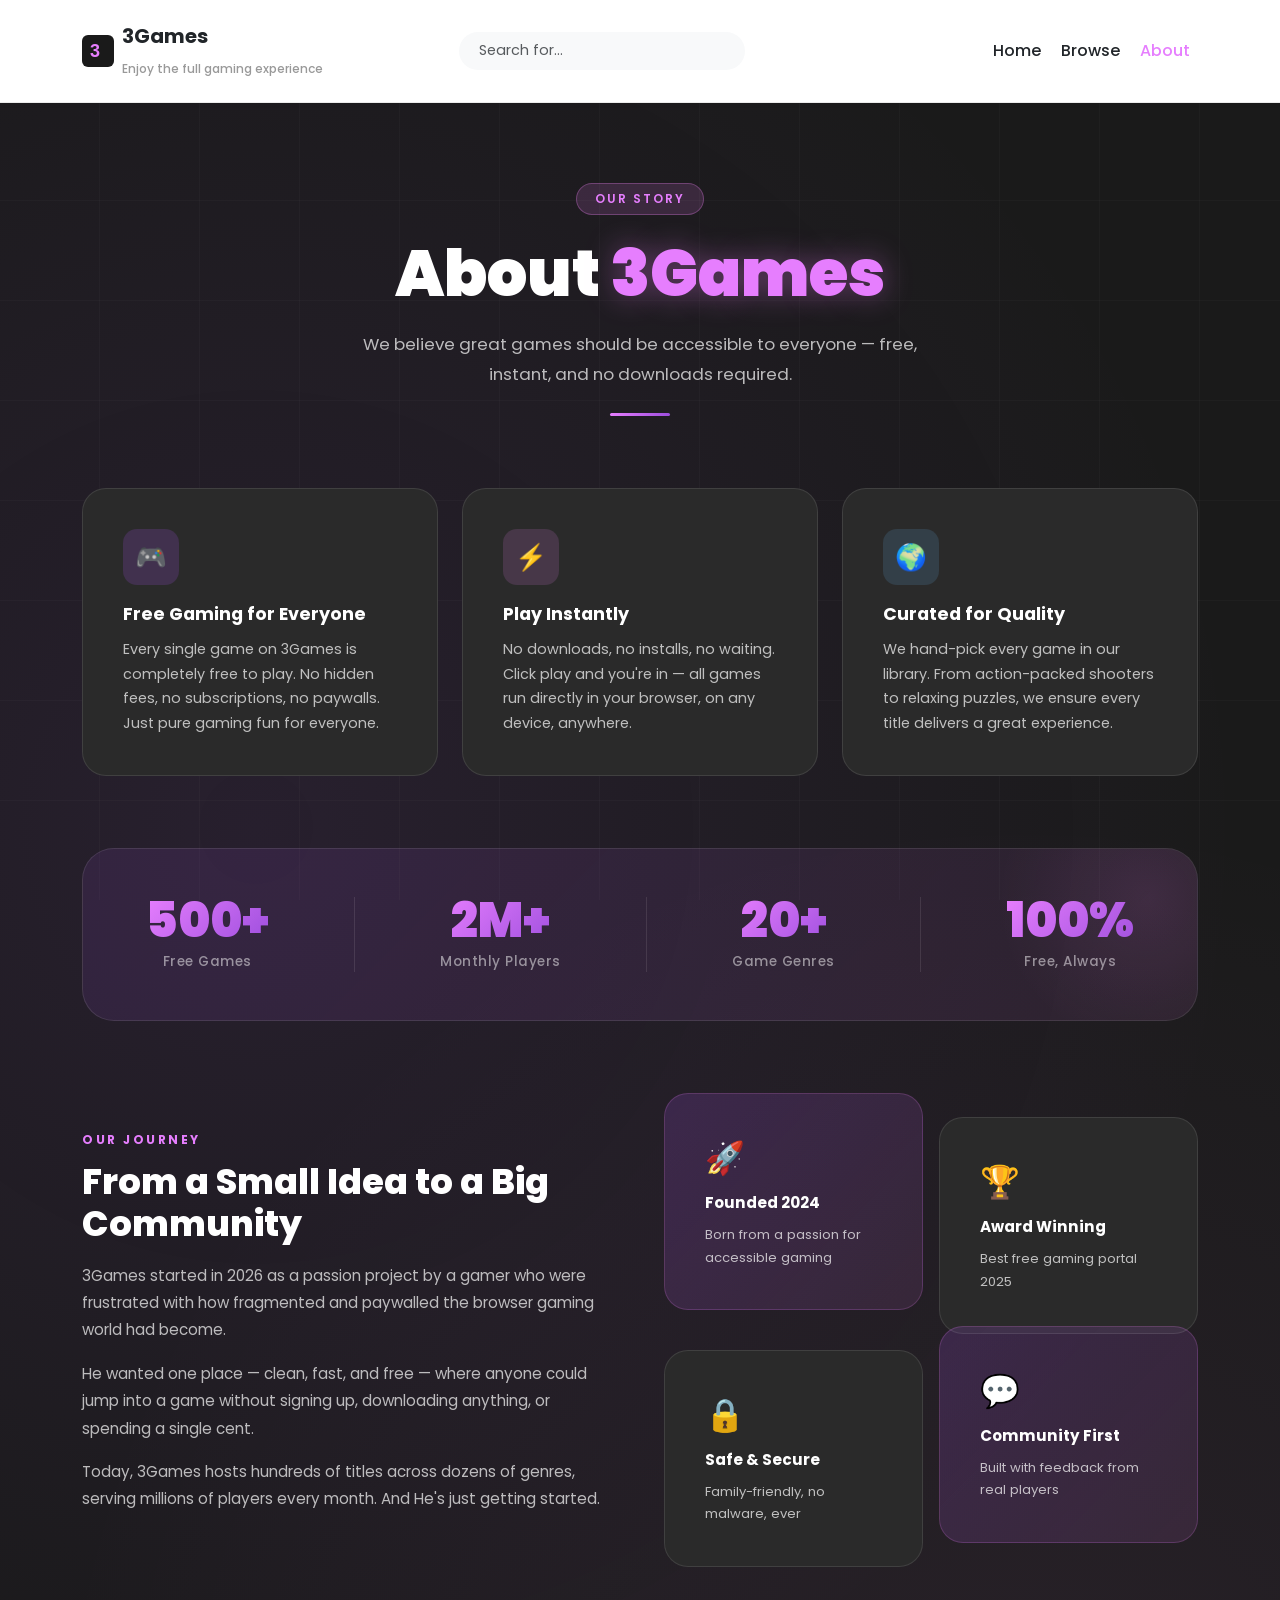
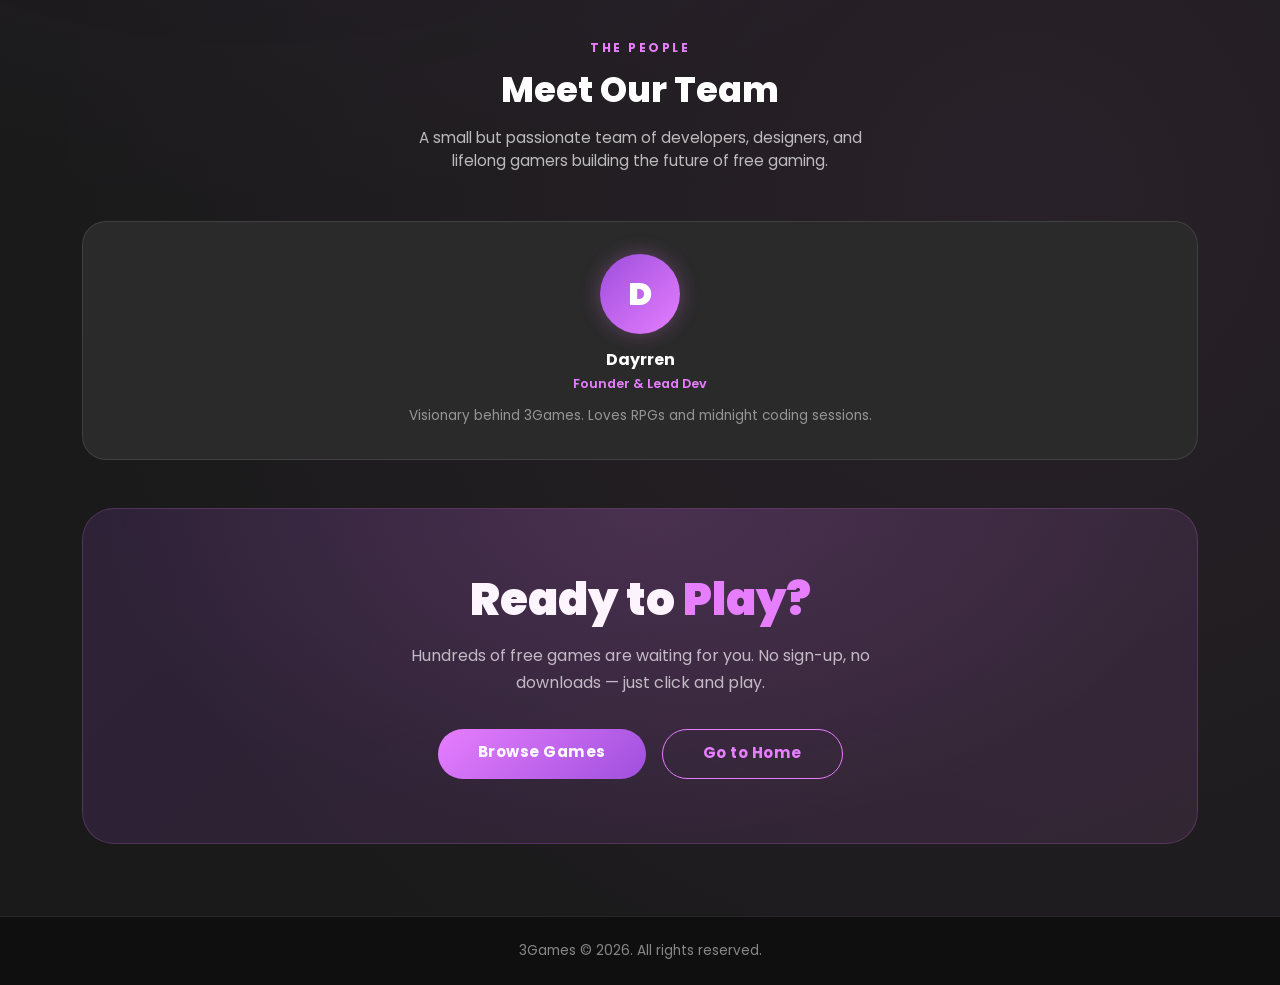
<file: html/about.html>
<!DOCTYPE html>
<html lang="id">

<head>
    <meta charset="UTF-8">
    <meta name="viewport" content="width=device-width, initial-scale=1.0">
    <title>About - 3Games</title>
    <link href="https://cdn.jsdelivr.net/npm/bootstrap@5.3.3/dist/css/bootstrap.min.css" rel="stylesheet"
        integrity="sha384-QWTKZyjpPEjISv5WaRU9OFeRpok6YctnYmDr5pNlyT2bRjXh0JMhjY6hW+ALEwIH" crossorigin="anonymous">
    <link rel="preconnect" href="https://fonts.googleapis.com">
    <link rel="preconnect" href="https://fonts.gstatic.com" crossorigin>
    <link rel="stylesheet" href="about.css">
    <link href="https://fonts.googleapis.com/css2?family=Poppins:wght@400;500;600;700;900&display=swap" rel="stylesheet">
</head>

<body>

    <!-- NAVBAR -->
    <nav class="navbar navbar-expand-lg bg-white sticky-top py-3 custom-navbar">
        <div class="container">
            <a class="navbar-brand d-flex align-items-center" href="index.html">
                <svg width="32" height="32" viewBox="0 0 32 32" fill="none" xmlns="http://www.w3.org/2000/svg" class="me-2">
                    <rect width="32" height="32" rx="6" fill="#1a1a1a"/>
                    <text x="8" y="22" font-size="18" font-weight="bold" fill="#e67efe" font-family="Arial">3</text>
                </svg>
                <div>
                    <span class="fs-5 fw-bold text-dark">3Games</span><br>
                    <span style="font-size:0.75rem; color:#999; font-weight:500;">Enjoy the full gaming experience</span>
                </div>
            </a>

            <button class="navbar-toggler" type="button" data-bs-toggle="collapse" data-bs-target="#navbarNav">
                <span class="navbar-toggler-icon"></span>
            </button>

            <div class="collapse navbar-collapse" id="navbarNav">
                <form class="d-flex mx-auto col-lg-4 my-2 my-lg-0 search-form">
                    <input class="form-control rounded-pill bg-light border-0 px-4 py-2"
                        type="search" placeholder="Search for..." aria-label="Search">
                </form>
                <ul class="navbar-nav ms-auto gap-1">
                    <li class="nav-item">
                        <a class="nav-link text-dark fw-medium" href="index.html">Home</a>
                    </li>
                    <li class="nav-item">
                        <a class="nav-link text-dark fw-medium" href="browse.html">Browse</a>
                    </li>
                    <li class="nav-item">
                        <a class="nav-link fw-medium nav-active" href="about.html">About</a>
                    </li>
                </ul>
            </div>
        </div>
    </nav>

    <!-- MAIN -->
    <main class="main-content-bg pb-5">

        <!-- PAGE HERO -->
        <div class="container">
            <div class="page-hero">
                <div class="badge-tag">Our Story</div>
                <h1>About <span>3Games</span></h1>
                <p>We believe great games should be accessible to everyone — free, instant, and no downloads required.</p>
                <div class="neon-divider"></div>
            </div>
        </div>

        <!-- MISSION CARDS -->
        <div class="container py-4">
            <div class="row g-4">
                <div class="col-md-4">
                    <div class="mission-card h-100">
                        <div class="mission-icon purple">🎮</div>
                        <h4>Free Gaming for Everyone</h4>
                        <p>Every single game on 3Games is completely free to play. No hidden fees, no subscriptions, no paywalls. Just pure gaming fun for everyone.</p>
                    </div>
                </div>
                <div class="col-md-4">
                    <div class="mission-card h-100">
                        <div class="mission-icon neon">⚡</div>
                        <h4>Play Instantly</h4>
                        <p>No downloads, no installs, no waiting. Click play and you're in — all games run directly in your browser, on any device, anywhere.</p>
                    </div>
                </div>
                <div class="col-md-4">
                    <div class="mission-card h-100">
                        <div class="mission-icon blue">🌍</div>
                        <h4>Curated for Quality</h4>
                        <p>We hand-pick every game in our library. From action-packed shooters to relaxing puzzles, we ensure every title delivers a great experience.</p>
                    </div>
                </div>
            </div>
        </div>

        <!-- STATS -->
        <div class="container py-5">
            <div class="stats-section">
                <div class="d-flex flex-wrap justify-content-around align-items-center gap-4">
                    <div class="stat-item">
                        <div class="stat-number">500+</div>
                        <div class="stat-label">Free Games</div>
                    </div>
                    <div class="stat-divider d-none d-md-block"></div>
                    <div class="stat-item">
                        <div class="stat-number">2M+</div>
                        <div class="stat-label">Monthly Players</div>
                    </div>
                    <div class="stat-divider d-none d-md-block"></div>
                    <div class="stat-item">
                        <div class="stat-number">20+</div>
                        <div class="stat-label">Game Genres</div>
                    </div>
                    <div class="stat-divider d-none d-md-block"></div>
                    <div class="stat-item">
                        <div class="stat-number">100%</div>
                        <div class="stat-label">Free, Always</div>
                    </div>
                </div>
            </div>
        </div>

        <!-- OUR STORY -->
        <div class="container py-4">
            <div class="row align-items-center g-5">
                <div class="col-lg-6">
                    <p class="section-label">Our Journey</p>
                    <h2 class="section-title">From a Small Idea to a Big Community</h2>
                    <p class="section-desc mb-3">3Games started in 2026 as a passion project by a gamer who were frustrated with how fragmented and paywalled the browser gaming world had become.</p>
                    <p class="section-desc mb-3">He wanted one place — clean, fast, and free — where anyone could jump into a game without signing up, downloading anything, or spending a single cent.</p>
                    <p class="section-desc">Today, 3Games hosts hundreds of titles across dozens of genres, serving millions of players every month. And He's just getting started.</p>
                </div>
                <div class="col-lg-6">
                    <div class="row g-3">
                        <div class="col-6">
                            <div class="mission-card" style="background: linear-gradient(135deg, rgba(157,78,221,0.2), rgba(230,126,238,0.1)); border-color: rgba(230,126,238,0.2);">
                                <div style="font-size:2rem; margin-bottom:0.75rem;">🚀</div>
                                <h4 style="font-size:0.95rem;">Founded 2024</h4>
                                <p style="font-size:0.82rem;">Born from a passion for accessible gaming</p>
                            </div>
                        </div>
                        <div class="col-6">
                            <div class="mission-card" style="margin-top: 1.5rem;">
                                <div style="font-size:2rem; margin-bottom:0.75rem;">🏆</div>
                                <h4 style="font-size:0.95rem;">Award Winning</h4>
                                <p style="font-size:0.82rem;">Best free gaming portal 2025</p>
                            </div>
                        </div>
                        <div class="col-6">
                            <div class="mission-card">
                                <div style="font-size:2rem; margin-bottom:0.75rem;">🔒</div>
                                <h4 style="font-size:0.95rem;">Safe & Secure</h4>
                                <p style="font-size:0.82rem;">Family-friendly, no malware, ever</p>
                            </div>
                        </div>
                        <div class="col-6">
                            <div class="mission-card" style="margin-top: -1.5rem; background: linear-gradient(135deg, rgba(157,78,221,0.2), rgba(230,126,238,0.1)); border-color: rgba(230,126,238,0.2);">
                                <div style="font-size:2rem; margin-bottom:0.75rem;">💬</div>
                                <h4 style="font-size:0.95rem;">Community First</h4>
                                <p style="font-size:0.82rem;">Built with feedback from real players</p>
                            </div>
                        </div>
                    </div>
                </div>
            </div>
        </div>

        <!-- TEAM -->
        <div class="container py-5">
            <div class="text-center mb-5" style="position:relative; z-index:1;">
                <p class="section-label">The People</p>
                <h2 class="section-title">Meet Our Team</h2>
                <p class="text-center" style="color:var(--text-secondary); font-size:0.95rem; max-width:480px; margin:0 auto;">A small but passionate team of developers, designers, and lifelong gamers building the future of free gaming.</p>
            </div>
            <div class="row row-cols-1 row-cols-sm-2 row-cols-lg-1 g-4">
                <div class="col">
                    <div class="team-card">
                        <div class="team-avatar">D</div>
                        <h5>Dayrren</h5>
                        <div class="role">Founder & Lead Dev</div>
                        <p>Visionary behind 3Games. Loves RPGs and midnight coding sessions.</p>
                    </div>
                </div>
            </div>
        </div>

        <!-- CTA -->
        <div class="container pb-4">
            <div class="cta-section">
                <h2>Ready to <span>Play?</span></h2>
                <p>Hundreds of free games are waiting for you. No sign-up, no downloads — just click and play.</p>
                <div class="d-flex gap-3 justify-content-center flex-wrap">
                    <a href="browse.html" class="btn-neon">Browse Games</a>
                    <a href="index.html" class="btn-outline-neon">Go to Home</a>
                </div>
            </div>
        </div>

    </main>

    <!-- FOOTER -->
    <footer class="bg-darker text-white text-center py-4">
        <div class="container">
            <p class="mb-0">3Games &copy; 2026. All rights reserved.</p>
        </div>
    </footer>

    <script src="https://cdn.jsdelivr.net/npm/bootstrap@5.3.3/dist/js/bootstrap.bundle.min.js"
        integrity="sha384-YvpcrYf0tY3lHB60NNkmXc5s9fDVZLESaAA55NDzOxhy9GkcIdslK1eN7N6jIeHz"
        crossorigin="anonymous"></script>
</body>
</html>
</file>
<file: html/about.css>
:root {
    --primary-neon: #e67efe;
    --primary-purple: #9d4edd;
    --dark-bg: #1a1a1a;
    --darker-bg: #0f0f0f;
    --card-bg: #2a2a2a;
    --text-light: #f8f9fa;
    --text-secondary: rgba(255, 255, 255, 0.7);
    --text-muted: rgba(255, 255, 255, 0.5);
    --border-color: rgba(255, 255, 255, 0.1);
}

* {
    margin: 0;
    padding: 0;
    box-sizing: border-box;
}

body {
    font-family: 'Poppins', sans-serif;
    color: var(--text-light);
    background-color: var(--dark-bg);
}

/* ===== NAVBAR ===== */
.custom-navbar {
    border-bottom: 1px solid rgba(0, 0, 0, 0.08);
    background-color: #ffffff;
    box-shadow: 0 2px 4px rgba(0, 0, 0, 0.05);
}

.search-form input {
    border-radius: 50px !important;
    font-size: 0.9rem;
    padding: 8px 20px !important;
    transition: all 0.3s ease;
}

.search-form input:focus {
    box-shadow: 0 0 0 0.2rem rgba(230, 126, 238, 0.15);
    border-color: var(--primary-neon) !important;
}

/* ===== MAIN BG ===== */
.main-content-bg {
    background-color: var(--dark-bg);
    background-image:
        radial-gradient(circle at 20% 30%, rgba(157, 78, 221, 0.1) 0%, transparent 50%),
        radial-gradient(circle at 80% 70%, rgba(230, 126, 238, 0.07) 0%, transparent 50%);
    min-height: 100vh;
    position: relative;
}

.main-content-bg::before {
    content: '';
    position: fixed;
    inset: 0;
    background-image:
        repeating-linear-gradient(90deg, transparent, transparent calc(100% - 1px), rgba(255, 255, 255, 0.025) calc(100% - 1px), rgba(255, 255, 255, 0.025) 100%),
        repeating-linear-gradient(0deg, transparent, transparent calc(100% - 1px), rgba(255, 255, 255, 0.025) calc(100% - 1px), rgba(255, 255, 255, 0.025) 100%);
    background-size: 100px 100px;
    pointer-events: none;
    z-index: 0;
}

/* ===== PAGE HERO ===== */
.page-hero {
    padding: 5rem 0 3rem;
    text-align: center;
    position: relative;
    z-index: 1;
}

.page-hero .badge-tag {
    display: inline-block;
    background: rgba(230, 126, 238, 0.15);
    border: 1px solid rgba(230, 126, 238, 0.3);
    color: var(--primary-neon);
    font-size: 0.75rem;
    font-weight: 600;
    letter-spacing: 2px;
    text-transform: uppercase;
    padding: 6px 18px;
    border-radius: 50px;
    margin-bottom: 1.5rem;
}

.page-hero h1 {
    font-size: clamp(2.5rem, 6vw, 4rem);
    font-weight: 900;
    color: #fff;
    line-height: 1.1;
}

.page-hero h1 span {
    color: var(--primary-neon);
    text-shadow: 0 0 30px rgba(230, 126, 238, 0.4);
}

.page-hero p {
    font-size: 1.05rem;
    color: var(--text-secondary);
    max-width: 560px;
    margin: 1.2rem auto 0;
    line-height: 1.8;
}

/* ===== DIVIDER ===== */
.neon-divider {
    width: 60px;
    height: 3px;
    background: linear-gradient(90deg, var(--primary-neon), var(--primary-purple));
    border-radius: 2px;
    margin: 1.5rem auto 0;
}

/* ===== MISSION SECTION ===== */
.mission-card {
    background: var(--card-bg);
    border: 1px solid var(--border-color);
    border-radius: 1.5rem;
    padding: 2.5rem;
    position: relative;
    overflow: hidden;
    transition: transform 0.3s ease, box-shadow 0.3s ease;
    z-index: 1;
}

.mission-card::before {
    content: '';
    position: absolute;
    top: 0;
    left: 0;
    right: 0;
    height: 3px;
    background: linear-gradient(90deg, var(--primary-neon), var(--primary-purple));
    opacity: 0;
    transition: opacity 0.3s;
}

.mission-card:hover::before {
    opacity: 1;
}

.mission-card:hover {
    transform: translateY(-4px);
    box-shadow: 0 16px 40px rgba(0, 0, 0, 0.5);
}

.mission-icon {
    width: 56px;
    height: 56px;
    border-radius: 14px;
    display: flex;
    align-items: center;
    justify-content: center;
    margin-bottom: 1.2rem;
    font-size: 1.6rem;
}

.mission-icon.purple {
    background: rgba(157, 78, 221, 0.2);
}

.mission-icon.neon {
    background: rgba(230, 126, 238, 0.15);
}

.mission-icon.blue {
    background: rgba(99, 179, 237, 0.15);
}

.mission-card h4 {
    font-size: 1.1rem;
    font-weight: 700;
    color: #fff;
    margin-bottom: 0.75rem;
}

.mission-card p {
    font-size: 0.9rem;
    color: var(--text-secondary);
    line-height: 1.7;
    margin: 0;
}

/* ===== STATS SECTION ===== */
.stats-section {
    background: linear-gradient(135deg, rgba(157, 78, 221, 0.12), rgba(230, 126, 238, 0.08));
    border: 1px solid var(--border-color);
    border-radius: 2rem;
    padding: 3rem 2rem;
    position: relative;
    overflow: hidden;
    z-index: 1;
}

.stats-section::after {
    content: '';
    position: absolute;
    width: 300px;
    height: 300px;
    background: radial-gradient(circle, rgba(230, 126, 238, 0.1), transparent 70%);
    top: -100px;
    right: -100px;
    pointer-events: none;
}

.stat-item {
    text-align: center;
}

.stat-number {
    font-size: clamp(2rem, 4vw, 3rem);
    font-weight: 900;
    background: linear-gradient(135deg, var(--primary-neon), var(--primary-purple));
    -webkit-background-clip: text;
    -webkit-text-fill-color: transparent;
    background-clip: text;
    line-height: 1;
    margin-bottom: 0.4rem;
}

.stat-label {
    font-size: 0.85rem;
    color: var(--text-muted);
    font-weight: 500;
    letter-spacing: 0.5px;
}

.stat-divider {
    width: 1px;
    background: var(--border-color);
    align-self: stretch;
}

/* ===== TEAM SECTION ===== */
.team-card {
    background: var(--card-bg);
    border: 1px solid var(--border-color);
    border-radius: 1.5rem;
    padding: 2rem 1.5rem;
    text-align: center;
    transition: all 0.3s ease;
    z-index: 1;
    position: relative;
}

.team-card:hover {
    border-color: rgba(230, 126, 238, 0.3);
    transform: translateY(-4px);
    box-shadow: 0 12px 32px rgba(230, 126, 238, 0.1);
}

.team-avatar {
    width: 80px;
    height: 80px;
    border-radius: 50%;
    margin: 0 auto 1rem;
    display: flex;
    align-items: center;
    justify-content: center;
    font-size: 2rem;
    font-weight: 900;
    color: #fff;
    background: linear-gradient(135deg, var(--primary-purple), var(--primary-neon));
    box-shadow: 0 0 20px rgba(230, 126, 238, 0.3);
}

.team-card h5 {
    font-size: 1rem;
    font-weight: 700;
    color: #fff;
    margin-bottom: 0.3rem;
}

.team-card .role {
    font-size: 0.8rem;
    color: var(--primary-neon);
    font-weight: 600;
    margin-bottom: 0.75rem;
}

.team-card p {
    font-size: 0.85rem;
    color: var(--text-muted);
    margin: 0;
    line-height: 1.6;
}

/* ===== CTA SECTION ===== */
.cta-section {
    background: linear-gradient(135deg, rgba(157, 78, 221, 0.15), rgba(230, 126, 238, 0.1));
    border: 1px solid rgba(230, 126, 238, 0.2);
    border-radius: 2rem;
    padding: 4rem 2rem;
    text-align: center;
    position: relative;
    overflow: hidden;
    z-index: 1;
}

.cta-section::before {
    content: '';
    position: absolute;
    inset: 0;
    background: radial-gradient(ellipse at 50% 0%, rgba(230, 126, 238, 0.12), transparent 70%);
    pointer-events: none;
}

.cta-section h2 {
    font-size: clamp(1.8rem, 4vw, 2.8rem);
    font-weight: 900;
    color: #fff;
    margin-bottom: 1rem;
}

.cta-section h2 span {
    color: var(--primary-neon);
}

.cta-section p {
    color: var(--text-secondary);
    font-size: 1rem;
    max-width: 480px;
    margin: 0 auto 2rem;
    line-height: 1.7;
}

.btn-neon {
    background: linear-gradient(135deg, var(--primary-neon), var(--primary-purple));
    color: #fff;
    font-weight: 700;
    font-size: 0.95rem;
    padding: 0.8rem 2.5rem;
    border-radius: 50px;
    border: none;
    transition: all 0.3s ease;
    text-decoration: none;
    display: inline-block;
    letter-spacing: 0.5px;
}

.btn-neon:hover {
    color: #fff;
    transform: translateY(-2px);
    box-shadow: 0 8px 24px rgba(230, 126, 238, 0.4);
}

.btn-outline-neon {
    background: transparent;
    color: var(--primary-neon);
    font-weight: 700;
    font-size: 0.95rem;
    padding: 0.8rem 2.5rem;
    border-radius: 50px;
    border: 1.5px solid var(--primary-neon);
    transition: all 0.3s ease;
    text-decoration: none;
    display: inline-block;
    letter-spacing: 0.5px;
}

.btn-outline-neon:hover {
    background: rgba(230, 126, 238, 0.1);
    color: var(--primary-neon);
    transform: translateY(-2px);
}

/* ===== SECTION LABELS ===== */
.section-label {
    font-size: 0.75rem;
    font-weight: 700;
    letter-spacing: 2.5px;
    text-transform: uppercase;
    color: var(--primary-neon);
    margin-bottom: 0.75rem;
}

.section-title {
    font-size: clamp(1.6rem, 3vw, 2.2rem);
    font-weight: 800;
    color: #fff;
    margin-bottom: 1rem;
}

.section-desc {
    font-size: 0.95rem;
    color: var(--text-secondary);
    max-width: 520px;
    line-height: 1.8;
}

/* ===== FOOTER ===== */
.bg-darker {
    background-color: var(--darker-bg);
    border-top: 1px solid var(--border-color);
}

footer p {
    color: var(--text-muted);
    font-size: 0.85rem;
}

/* ===== NAV ACTIVE ===== */
.nav-active {
    color: var(--primary-neon) !important;
}

::-webkit-scrollbar {
    width: 8px;
}

::-webkit-scrollbar-track {
    background: var(--dark-bg);
}

::-webkit-scrollbar-thumb {
    background: var(--primary-purple);
    border-radius: 4px;
}

::-webkit-scrollbar-thumb:hover {
    background: var(--primary-neon);
}
</file>
